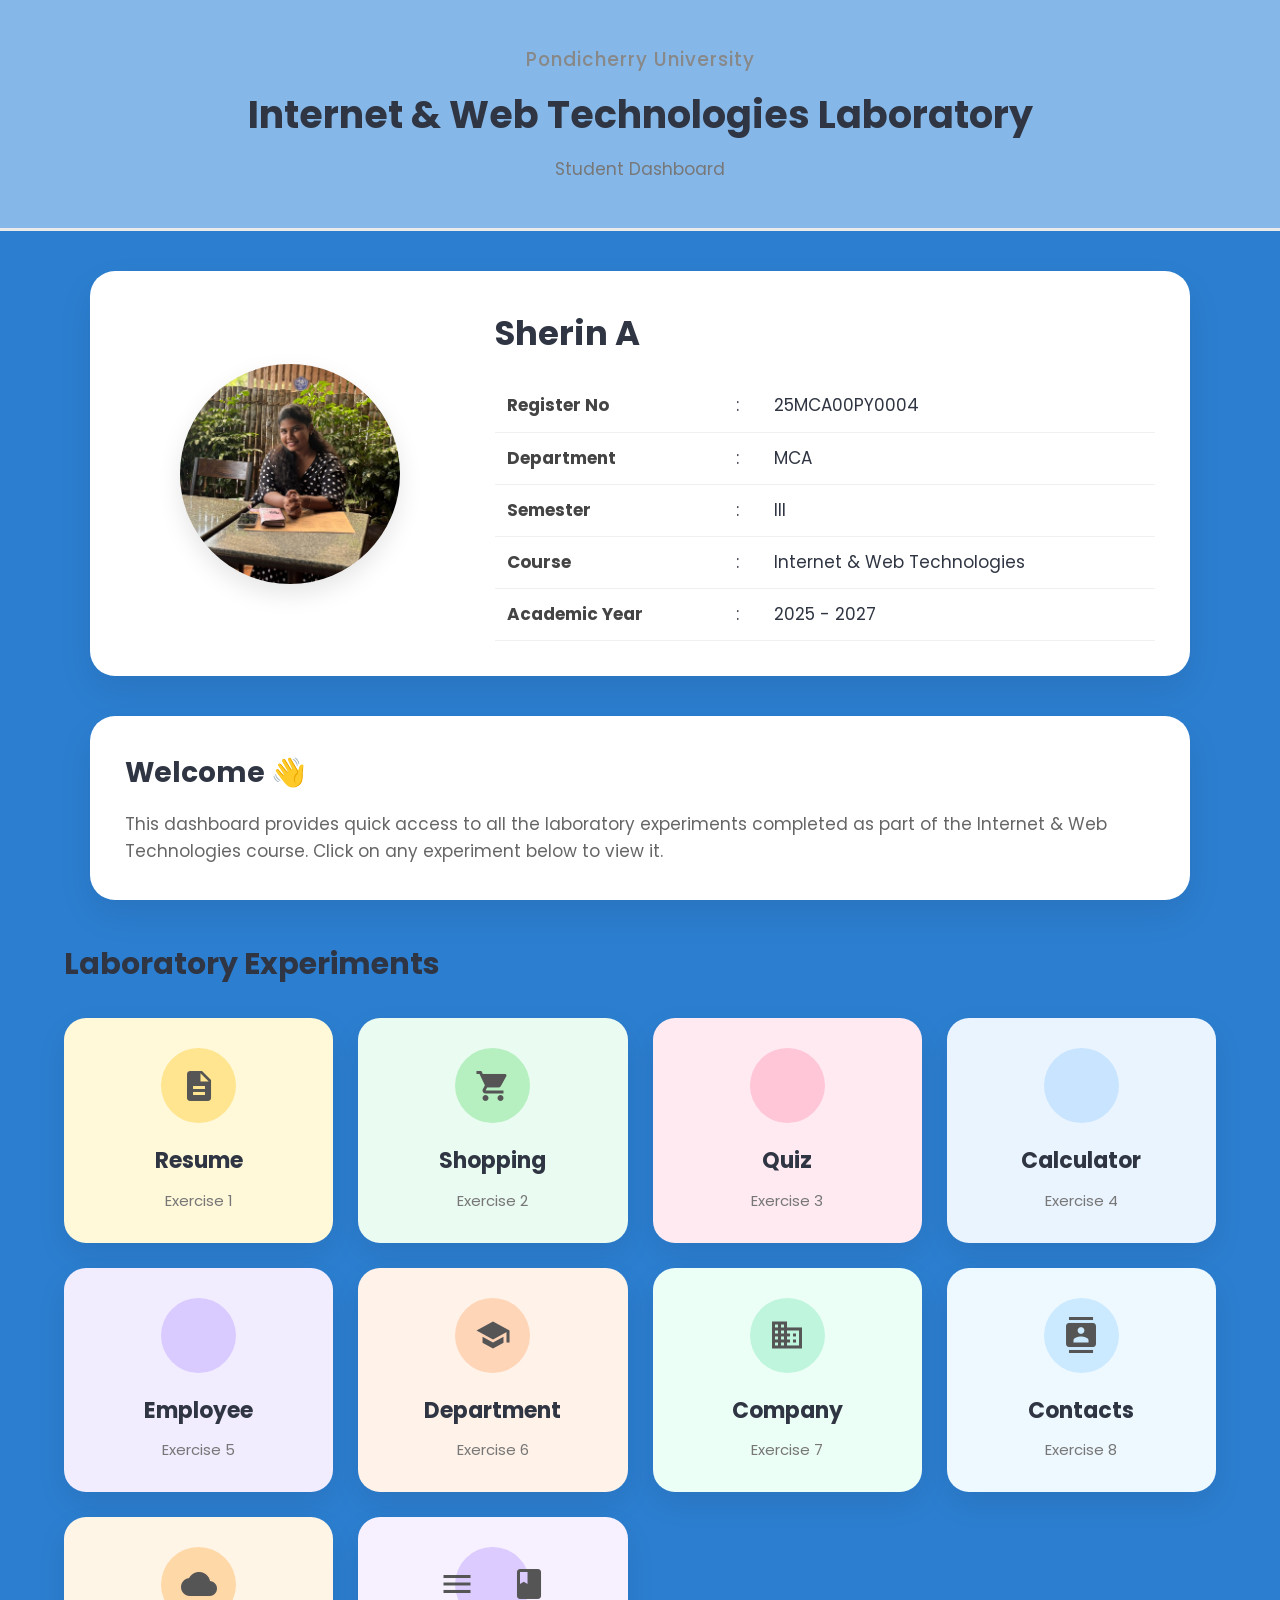
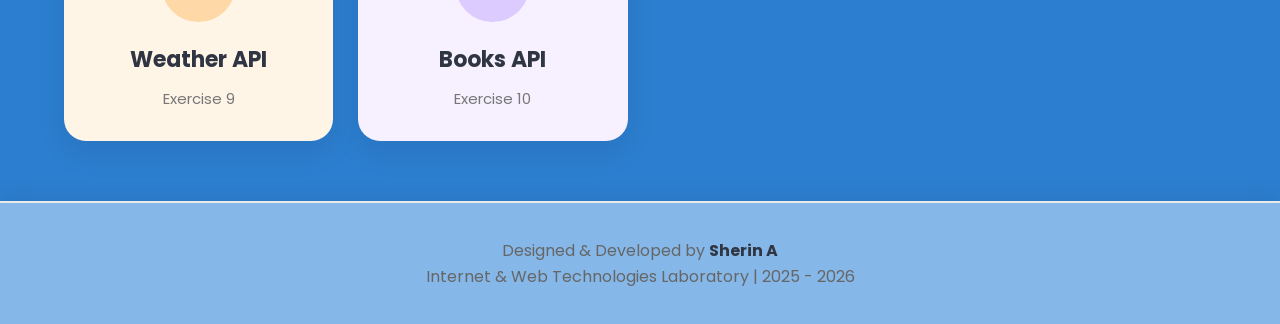
<file: index.html>
<!DOCTYPE html>
<html lang="en">

<head>
    <meta charset="UTF-8">
    <meta name="viewport" content="width=device-width, initial-scale=1.0">
    <title>Internet & Web Technologies Lab Dashboard</title>

    <!-- Google Font -->
    <link href="https://fonts.googleapis.com/css2?family=Poppins:wght@300;400;500;600;700&display=swap" rel="stylesheet">

    <!-- Google Material Icons -->
    <link href="https://fonts.googleapis.com/icon?family=Material+Icons" rel="stylesheet">

    
    <style>
        /* =====================================
   GOOGLE FONT & RESET
===================================== */

*{
    margin:0;
    padding:0;
    box-sizing:border-box;
}

body{
    font-family:'Poppins',sans-serif;
    background:#2c7ed0;
    color:#2F3542;
    line-height:1.6;
}

/* =====================================
   HEADER
===================================== */

header{
    text-align:center;
    padding:45px 20px;
    background:#85b7e8;
    border-bottom:3px solid #EAEAEA;
}

header h3{
    color:#888;
    font-weight:500;
    letter-spacing:1px;
}

header h1{
    margin-top:10px;
    font-size:38px;
    color:#2F3542;
}

header p{
    margin-top:10px;
    color:#777;
    font-size:17px;
}

/* =====================================
   PROFILE CARD
===================================== */

.profile-card{

    width:90%;
    max-width:1100px;

    margin:40px auto;

    background:white;

    border-radius:25px;

    display:flex;

    align-items:center;

    justify-content:space-between;

    padding:35px;

    box-shadow:0 15px 35px rgba(0,0,0,.08);

    gap:40px;

}

/* Profile Image */

.profile-image{

    flex:1;

    display:flex;

    justify-content:center;

}

.profile-image img{

    width:220px;

    height:220px;

    border-radius:50%;

    object-fit:cover;

    border:8px #85b7e8;

    box-shadow:0 10px 25px rgba(0,0,0,.1);

}

/* Student Details */

.student-details{

    flex:2;

}

.student-details h2{

    font-size:34px;

    color:#2F3542;

    margin-bottom:20px;

}

.student-details table{

    width:100%;

    border-collapse:collapse;

}

.student-details td{

    padding:12px;

    font-size:17px;

}

.student-details tr{

    border-bottom:1px solid #F0F0F0;

}

.student-details strong{

    color:#444;

}

/* =====================================
   WELCOME CARD
===================================== */

.welcome{

    width:90%;

    max-width:1100px;

    margin:auto;

    background:#FFFFFF;

    border-radius:25px;

    padding:35px;

    margin-bottom:40px;

    box-shadow:0 15px 35px rgba(0,0,0,.08);

}

.welcome h2{

    color:#2F3542;

    margin-bottom:15px;

    font-size:28px;

}

.welcome p{

    color:#666;

    font-size:17px;

}

/* =====================================
   EXPERIMENT SECTION TITLE
===================================== */

.experiments{

    width:90%;

    max-width:1200px;

    margin:auto;

}

.experiments h2{

    margin-bottom:30px;

    font-size:30px;

    color:#2F3542;

}
/* =====================================
   EXPERIMENT CARDS
===================================== */

.card-container{

    display:grid;

    grid-template-columns:repeat(auto-fit,minmax(220px,1fr));

    gap:25px;

    margin-bottom:50px;

}

.card{

    background:white;

    border-radius:22px;

    padding:30px 20px;

    text-align:center;

    text-decoration:none;

    color:#2F3542;

    box-shadow:0 12px 30px rgba(0,0,0,.08);

    transition:.35s;

    position:relative;

    overflow:hidden;

}

.card:hover{

    transform:translateY(-10px);

    box-shadow:0 18px 40px rgba(0,0,0,.12);

}

.icon-circle{

    width:75px;

    height:75px;

    border-radius:50%;

    display:flex;

    justify-content:center;

    align-items:center;

    margin:auto;

    margin-bottom:20px;

    transition:.3s;

}

.card:hover .icon-circle{

    transform:scale(1.1);

}

.icon-circle .material-icons{

    font-size:36px;

    color:#555;

}

.card h3{

    margin-bottom:10px;

    font-size:22px;

}

.card p{

    color:#777;

    font-size:15px;

}

/* =====================================
   PASTEL CARD COLORS
===================================== */

.yellow{

    background:#FFF8D9;

}

.yellow .icon-circle{

    background:#FFE58F;

}

.green{

    background:#EAFBF1;

}

.green .icon-circle{

    background:#B7F0C0;

}

.pink{

    background:#FFEAF2;

}

.pink .icon-circle{

    background:#FFC6D7;

}

.blue{

    background:#EAF4FF;

}

.blue .icon-circle{

    background:#C8E4FF;

}

.purple{

    background:#F2ECFF;

}

.purple .icon-circle{

    background:#D9CBFF;

}

.peach{

    background:#FFF2E8;

}

.peach .icon-circle{

    background:#FFD5B8;

}

.mint{

    background:#ECFFF7;

}

.mint .icon-circle{

    background:#BFF5DD;

}

.sky{

    background:#EEF8FF;

}

.sky .icon-circle{

    background:#CBEAFF;

}

.orange{

    background:#FFF5E7;

}

.orange .icon-circle{

    background:#FFD8A8;

}

.lavender{

    background:#F7F1FF;

}

.lavender .icon-circle{

    background:#DCCBFF;

}

/* =====================================
   FOOTER
===================================== */

footer{

    margin-top:60px;

    background:#85b7e8;

    text-align:center;

    padding:35px;

    border-top:2px solid #EAEAEA;

    color:#666;

    box-shadow:0 -8px 20px rgba(0,0,0,.05);

}

footer strong{

    color:#2F3542;

}

/* =====================================
   SCROLLBAR
===================================== */

::-webkit-scrollbar{

    width:10px;

}

::-webkit-scrollbar-track{

    background:#79afca;

}

::-webkit-scrollbar-thumb{

    background:#C9D6F0;

    border-radius:20px;

}

::-webkit-scrollbar-thumb:hover{

    background:#A9BFE8;

}

/* =====================================
   RESPONSIVE
===================================== */

@media(max-width:900px){

.profile-card{

    flex-direction:column;

    text-align:center;

}

.student-details table{

    margin:auto;

}

.student-details td{

    text-align:left;

}

}

@media(max-width:600px){

header h1{

    font-size:28px;

}

header h3{

    font-size:18px;

}

.profile-image img{

    width:170px;

    height:170px;

}

.student-details h2{

    font-size:28px;

}

.card-container{

    grid-template-columns:1fr;

}

.card{

    padding:25px;

}

}
    </style>
</head>

<body>

    <!-- ================= HEADER ================= -->

    <header>

        <h3>Pondicherry University</h3>

        <h1>Internet & Web Technologies Laboratory</h1>

        <p>Student Dashboard</p>

    </header>

    <!-- ================= PROFILE ================= -->

    <section class="profile-card">

        <div class="profile-image">

            <img src="sherin.jpg.jpeg" alt="Profile">

        </div>

        <div class="student-details">

            <h2>Sherin A</h2>

            <table>

                <tr>
                    <td><strong>Register No</strong></td>
                    <td>:</td>
                    <td>25MCA00PY0004</td>
                </tr>

                <tr>
                    <td><strong>Department</strong></td>
                    <td>:</td>
                    <td>MCA</td>
                </tr>

                <tr>
                    <td><strong>Semester</strong></td>
                    <td>:</td>
                    <td>III</td>
                </tr>

                <tr>
                    <td><strong>Course</strong></td>
                    <td>:</td>
                    <td>Internet & Web Technologies</td>
                </tr>

                <tr>
                    <td><strong>Academic Year</strong></td>
                    <td>:</td>
                    <td>2025 - 2027</td>
                </tr>

            </table>

        </div>

    </section>

    <!-- ================= WELCOME ================= -->

    <section class="welcome">

        <h2>Welcome 👋</h2>

        <p>

            This dashboard provides quick access to all the
            laboratory experiments completed as part of the
            Internet & Web Technologies course.

            Click on any experiment below to view it.

        </p>

    </section>

    <!-- ================= EXPERIMENTS ================= -->

    <section class="experiments">

        <h2>Laboratory Experiments</h2>

        <div class="card-container">

            <!-- Exercise 1 -->

            <a href="resume.html" class="card yellow">

                <div class="icon-circle">

                    <span class="material-icons">description</span>

                </div>

                <h3>Resume</h3>

                <p>Exercise 1</p>

            </a>

            <!-- Exercise 2 -->

            <a href="shopping.html" class="card green">

                <div class="icon-circle">

                    <span class="material-icons">shopping_cart</span>

                </div>

                <h3>Shopping</h3>

                <p>Exercise 2</p>

            </a>

            <!-- Exercise 3 -->

            <a href="quiz.html" class="card pink">

                <div class="icon-circle">

                    <span class="material-icons">quiz</span>

                </div>

                <h3>Quiz</h3>

                <p>Exercise 3</p>

            </a>

            <!-- Exercise 4 -->

            <a href="calculator.html" class="card blue">

                <div class="icon-circle">

                    <span class="material-icons">calculate</span>

                </div>

                <h3>Calculator</h3>

                <p>Exercise 4</p>

            </a>

            <!-- Exercise 5 -->

            <a href="employee.html" class="card purple">

                <div class="icon-circle">

                    <span class="material-icons">badge</span>

                </div>

                <h3>Employee</h3>

                <p>Exercise 5</p>

            </a>

            <!-- Exercise 6 -->

            <a href="department.html" class="card peach">

                <div class="icon-circle">

                    <span class="material-icons">school</span>

                </div>

                <h3>Department</h3>

                <p>Exercise 6</p>

            </a>

            <!-- Exercise 7 -->

            <a href="company.html" class="card mint">

                <div class="icon-circle">

                    <span class="material-icons">business</span>

                </div>

                <h3>Company</h3>

                <p>Exercise 7</p>

            </a>

            <!-- Exercise 8 -->

            <a href="contact.html" class="card sky">

                <div class="icon-circle">

                    <span class="material-icons">contacts</span>

                </div>

                <h3>Contacts</h3>

                <p>Exercise 8</p>

            </a>

            <!-- Exercise 9 -->

            <a href="weather.html" class="card orange">

                <div class="icon-circle">

                    <span class="material-icons">cloud</span>

                </div>

                <h3>Weather API</h3>

                <p>Exercise 9</p>

            </a>

            <!-- Exercise 10 -->

            <a href="books.html" class="card lavender">

                <div class="icon-circle">

                    <span class="material-icons">menu_book</span>

                </div>

                <h3>Books API</h3>

                <p>Exercise 10</p>

            </a>

        </div>

    </section>

    <!-- ================= FOOTER ================= -->

    <footer>

        <p>

            Designed & Developed by <strong>Sherin A</strong>

        </p>

        <p>

            Internet & Web Technologies Laboratory | 2025 - 2026

        </p>

    </footer>

</body>

</html>
</file>
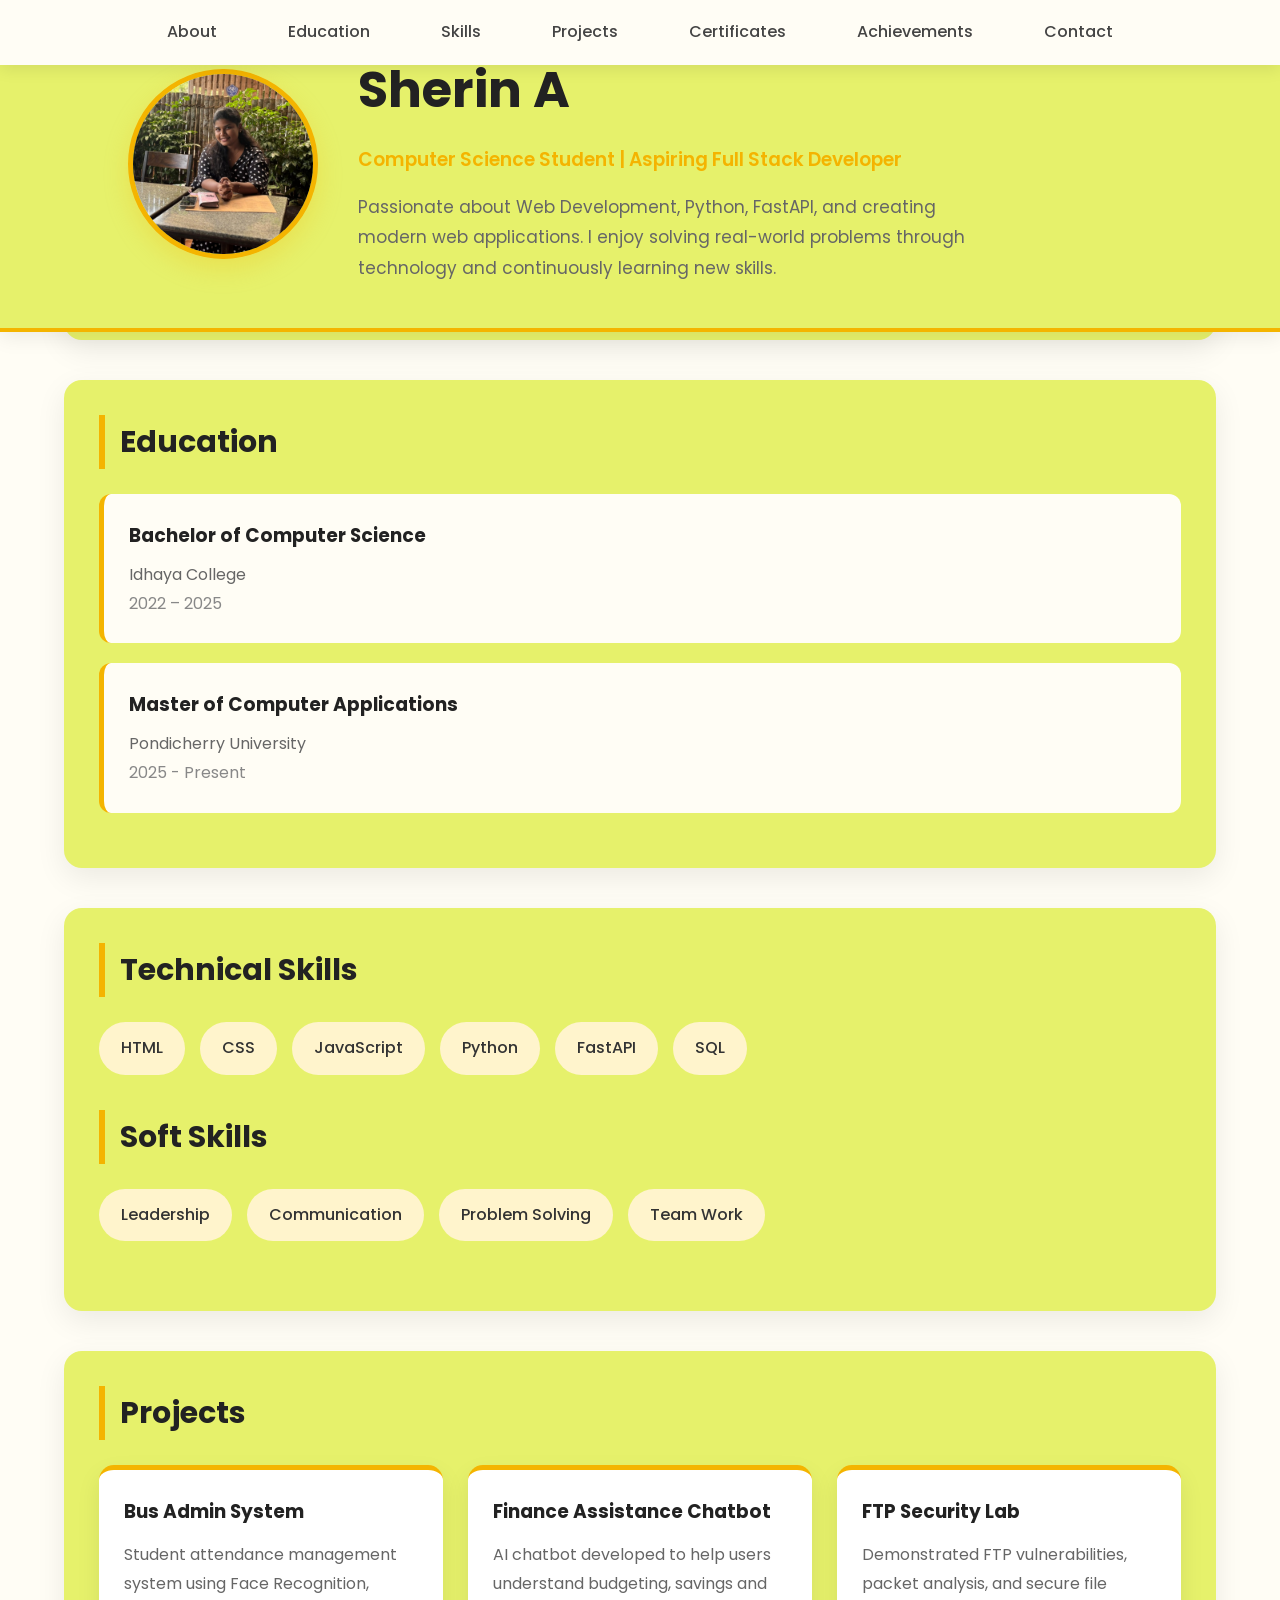
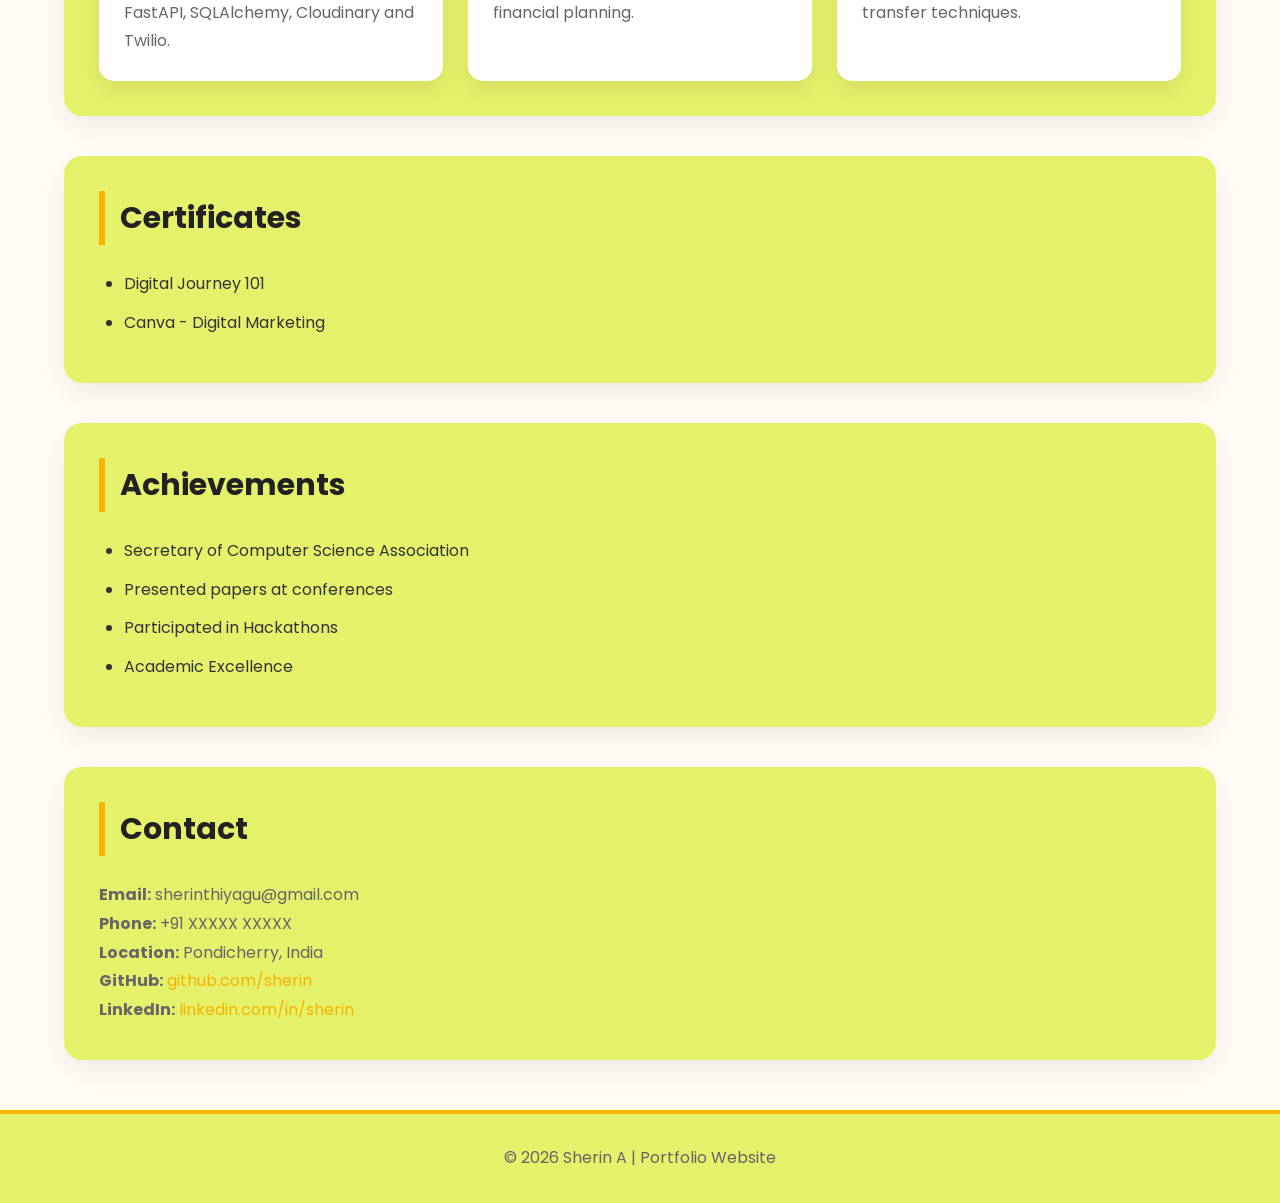
<file: resume.html>
<!DOCTYPE html>
<html lang="en">

<head>
    <meta charset="UTF-8">
    <meta name="viewport" content="width=device-width, initial-scale=1.0">
    <title>Sherin A | Portfolio</title>

    <link rel="stylesheet" href="style.css">
    <style>

/* ===============================
   GOOGLE FONT
=============================== */
@import url('https://fonts.googleapis.com/css2?family=Poppins:wght@300;400;500;600;700&display=swap');

/* ===============================
   RESET
=============================== */
*{
    margin:0;
    padding:0;
    box-sizing:border-box;
}

html{
    scroll-behavior:smooth;
}

body{
    font-family:'Poppins',sans-serif;
    background:#fffdf5;
    color:#333;
    line-height:1.8;
}

/* ===============================
   HEADER
=============================== */

header{
    background:#e6f16b;
    padding:45px 10%;
    border-bottom:4px solid #f4b400;
}

.profile{
    display:flex;
    align-items:center;
    gap:40px;
    flex-wrap:wrap;
}

.profile img{
    width:190px;
    height:190px;
    object-fit:cover;
    border-radius:50%;
    border:5px solid #f4b400;
    box-shadow:0 10px 25px rgba(244,180,0,.25);
    transition:.3s;
}

.profile img:hover{
    transform:scale(1.05);
}

.profile-text{
    flex:1;
}

.profile-text h1{
    font-size:50px;
    color:#222;
    margin-bottom:8px;
}

.profile-text h3{
    color:#f4b400;
    font-weight:600;
    margin-bottom:15px;
}

.profile-text p{
    max-width:650px;
    color:#666;
    font-size:17px;
}

/* ===============================
   NAVIGATION
=============================== */

nav{
    background:#fffdf5;
    display:flex;
    justify-content:center;
    position:sticky;
    top:0;
    padding:18px;
    box-shadow:0 5px 15px rgba(0,0,0,.08);
    z-index:1000;
}

nav a{
    text-decoration:none;
    color:#444;
    margin:0 18px;
    font-weight:500;
    transition:.3s;
    position:relative;
}

nav a::after{
    content:'';
    width:0;
    height:3px;
    background:#f4b400;
    position:absolute;
    left:0;
    bottom:-6px;
    transition:.3s;
}

nav a:hover::after{
    width:100%;
}

nav a:hover{
    color:#f4b400;
}

/* ===============================
   SECTION
=============================== */

section{
    width:90%;
    max-width:1200px;
    margin:40px auto;
    background:#e6f16b;
    padding:35px;
    border-radius:18px;
    box-shadow:0 10px 30px rgba(0,0,0,.08);
    transition:.3s;
}

section:hover{
    transform:translateY(-5px);
}

h2{
    font-size:30px;
    color:#222;
    border-left:6px solid #f4b400;
    padding-left:15px;
    margin-bottom:25px;
}

p{
    color:#666;
}

/* ===============================
   EDUCATION
=============================== */

.card{
    background:#fffdf5;
    border-left:5px solid #f4b400;
    padding:25px;
    margin-bottom:20px;
    border-radius:12px;
    transition:.3s;
}

.card:hover{
    transform:translateX(8px);
}

.card h3{
    margin-bottom:8px;
    color:#222;
}

.card span{
    color:#888;
}

/* ===============================
   SKILLS
=============================== */

.skills{
    display:flex;
    flex-wrap:wrap;
    gap:15px;
    margin-bottom:35px;
}

.skill{
    background:#fff4cc;
    color:#333;
    padding:12px 22px;
    border-radius:30px;
    font-weight:500;
    transition:.3s;
}

.skill:hover{
    background:#f4b400;
    color:white;
    transform:translateY(-4px);
}

/* ===============================
   PROJECTS
=============================== */

.project-container{
    display:grid;
    grid-template-columns:repeat(auto-fit,minmax(280px,1fr));
    gap:25px;
}

.project{
    background:white;
    padding:25px;
    border-radius:15px;
    border-top:5px solid #f4b400;
    box-shadow:0 10px 25px rgba(0,0,0,.08);
    transition:.3s;
}

.project:hover{
    transform:translateY(-8px);
    box-shadow:0 18px 35px rgba(0,0,0,.12);
}

.project h3{
    color:#222;
    margin-bottom:12px;
}

/* ===============================
   LISTS
=============================== */

ul{
    margin-left:25px;
}

li{
    margin-bottom:10px;
}

/* ===============================
   LINKS
=============================== */

a{
    color:#f4b400;
}

a:hover{
    color:#d89f00;
}

/* ===============================
   FOOTER
=============================== */

footer{
    background:#e6f16b;
    text-align:center;
    padding:30px;
    margin-top:50px;
    border-top:4px solid #f4b400;
    color:#666;
}

/* ===============================
   SCROLLBAR
=============================== */

::-webkit-scrollbar{
    width:10px;
}

::-webkit-scrollbar-track{
    background:#eee;
}

::-webkit-scrollbar-thumb{
    background:#f4b400;
    border-radius:10px;
}

/* ===============================
   RESPONSIVE
=============================== */

@media(max-width:768px){

header{
    padding:35px 8%;
}

.profile{
    flex-direction:column;
    text-align:center;
}

.profile img{
    width:160px;
    height:160px;
}

.profile-text h1{
    font-size:38px;
}

nav{
    flex-wrap:wrap;
}

nav a{
    margin:8px 12px;
}

section{
    width:95%;
    padding:25px;
}

.project-container{
    grid-template-columns:1fr;
}

}

</style>
</head>

<body>

    <!-- ================= HEADER ================= -->

    <header>

        <div class="profile">

            <img src="sherin.jpg.jpeg" alt="Profile Picture">

            <div class="profile-text">

                <h1>Sherin A</h1>

                <h3>Computer Science Student | Aspiring Full Stack Developer</h3>

                <p>
                    Passionate about Web Development, Python,
                    FastAPI, and creating modern web applications.
                    I enjoy solving real-world problems through
                    technology and continuously learning new skills.
                </p>

            </div>

        </div>

    </header>

    <!-- ================= NAVIGATION ================= -->

    <nav>

        <a href="#about">About</a>

        <a href="#education">Education</a>

        <a href="#skills">Skills</a>

        <a href="#projects">Projects</a>

        <a href="#certificates">Certificates</a>

        <a href="#achievements">Achievements</a>

        <a href="#contact">Contact</a>

    </nav>

    <!-- ================= ABOUT ================= -->

    <section id="about">

        <h2>About Me</h2>

        <p>

            Hello! I'm Sherin A, a Computer Science student
            passionate about Full Stack Development.

            I enjoy building modern websites,
            learning new technologies,
            and creating user-friendly applications.

            My interests include Python, FastAPI,
            Web Development,
            Database Management Systems,
            and Cloud Computing.

        </p>

    </section>

    <!-- ================= EDUCATION ================= -->

    <section id="education">

        <h2>Education</h2>

        <div class="card">

            <h3>Bachelor of Computer Science</h3>

            <p>Idhaya College</p>

            <span>2022 – 2025</span>

        </div>

        <div class="card">

            <h3>Master of Computer Applications</h3>

            <p>Pondicherry University</p>

            <span>2025 - Present</span>

        </div>

    </section>

    <!-- ================= SKILLS ================= -->

    <section id="skills">

        <h2>Technical Skills</h2>

        <div class="skills">

            <div class="skill">HTML</div>

            <div class="skill">CSS</div>

            <div class="skill">JavaScript</div>

            <div class="skill">Python</div>

            <div class="skill">FastAPI</div>

            <div class="skill">SQL</div>

         </div>

        <h2>Soft Skills</h2>

        <div class="skills">

            <div class="skill">Leadership</div>

            <div class="skill">Communication</div>

            <div class="skill">Problem Solving</div>

            <div class="skill">Team Work</div>

        </div>

    </section>

    <!-- ================= PROJECTS ================= -->

    <section id="projects">

        <h2>Projects</h2>

        <div class="project-container">

            <article class="project">

                <h3>Bus Admin System</h3>

                <p>

                    Student attendance management system using
                    Face Recognition, FastAPI, SQLAlchemy,
                    Cloudinary and Twilio.

                </p>

            </article>

            <article class="project">

                <h3>Finance Assistance Chatbot</h3>

                <p>

                    AI chatbot developed to help users
                    understand budgeting,
                    savings and financial planning.

                </p>

            </article>

            <article class="project">

                <h3>FTP Security Lab</h3>

                <p>

                    Demonstrated FTP vulnerabilities,
                    packet analysis,
                    and secure file transfer techniques.

                </p>

            </article>

        </div>

    </section>

    <!-- ================= CERTIFICATES ================= -->

    <section id="certificates">

        <h2>Certificates</h2>

        <ul>

            <li>Digital Journey 101</li>

            <li>Canva - Digital Marketing</li>

        </ul>

    </section>

    <!-- ================= ACHIEVEMENTS ================= -->

    <section id="achievements">

        <h2>Achievements</h2>

        <ul>

            <li>Secretary of Computer Science Association</li>

            <li>Presented papers at conferences</li>

            <li>Participated in Hackathons</li>

            <li>Academic Excellence</li>

        </ul>

    </section>

    <!-- ================= CONTACT ================= -->

    <section id="contact">

        <h2>Contact</h2>

        <p><strong>Email:</strong> sherinthiyagu@gmail.com</p>

        <p><strong>Phone:</strong> +91 XXXXX XXXXX</p>

        <p><strong>Location:</strong> Pondicherry, India</p>

        <p>

            <strong>GitHub:</strong>

            <a href="#">github.com/sherin</a>

        </p>

        <p>

            <strong>LinkedIn:</strong>

            <a href="#">linkedin.com/in/sherin</a>

        </p>

    </section>

    <!-- ================= FOOTER ================= -->

    <footer>

        <p>

            © 2026 Sherin A | Portfolio Website

        </p>

    </footer>

</body>

</html>
</file>
<file: style.css>
/* ==========================================
            GOOGLE FONT & RESET
========================================== */

*{
    margin:0;
    padding:0;
    box-sizing:border-box;
    font-family:'Poppins',sans-serif;
    scroll-behavior:smooth;
}

body{
    background:#FAF7F2;
    color:#4E342E;
    overflow-x:hidden;
}

a{
    text-decoration:none;
    color:inherit;
}

button{
    cursor:pointer;
    border:none;
    transition:.3s;
}

img{
    width:100%;
    display:block;
}

/* ==========================================
                ROOT COLORS
========================================== */

:root{

    --dark:#4E342E;
    --coffee:#6D4C41;
    --light:#A1887F;
    --cream:#FAF7F2;
    --white:#ffffff;
    --gold:#C89B6D;
    --shadow:0 10px 30px rgba(0,0,0,.12);

}

/* ==========================================
                NAVBAR
========================================== */

header{

    position:fixed;

    top:0;

    left:0;

    width:100%;

    background:rgba(255,255,255,.95);

    backdrop-filter:blur(12px);

    display:flex;

    justify-content:space-between;

    align-items:center;

    padding:18px 7%;

    z-index:1000;

    box-shadow:0 5px 20px rgba(0,0,0,.08);

}

.logo{

    display:flex;

    align-items:center;

    gap:12px;

}

.logo i{

    font-size:32px;

    color:var(--coffee);

}

.logo h2{

    color:var(--dark);

    font-size:28px;

    font-weight:700;

}

nav{

    display:flex;

    gap:35px;

}

nav a{

    color:var(--dark);

    font-weight:500;

    position:relative;

}

nav a::after{

    content:"";

    position:absolute;

    left:0;

    bottom:-6px;

    width:0;

    height:3px;

    background:var(--gold);

    transition:.4s;

}

nav a:hover::after{

    width:100%;

}

.header-right{

    display:flex;

    align-items:center;

    gap:18px;

}

.search-box{

    background:#fff;

    border-radius:40px;

    display:flex;

    align-items:center;

    padding:10px 18px;

    box-shadow:var(--shadow);

}

.search-box i{

    color:gray;

}

.search-box input{

    border:none;

    outline:none;

    background:none;

    padding-left:10px;

    width:180px;

}

.wishlist-btn,
.cart-btn{

    width:48px;

    height:48px;

    border-radius:50%;

    background:white;

    box-shadow:var(--shadow);

    position:relative;

    font-size:18px;

    color:var(--coffee);

}

.wishlist-btn:hover,
.cart-btn:hover{

    background:var(--coffee);

    color:white;

}

#wishlistCount,
#cartCount{

    position:absolute;

    top:-6px;

    right:-6px;

    background:#d32f2f;

    color:white;

    width:22px;

    height:22px;

    border-radius:50%;

    display:flex;

    justify-content:center;

    align-items:center;

    font-size:12px;

}

/* ==========================================
                HERO
========================================== */

.hero{

    min-height:100vh;

    display:flex;

    justify-content:space-between;

    align-items:center;

    padding:120px 8% 80px;

    gap:60px;

}

.hero-content{

    flex:1;

}

.hero-content h4{

    color:var(--gold);

    margin-bottom:20px;

    font-size:20px;

}

.hero-content h1{

    font-size:64px;

    color:var(--dark);

    line-height:1.2;

}

.hero-content span{

    color:var(--coffee);

}

.hero-content p{

    margin:30px 0;

    color:#666;

    line-height:1.8;

    font-size:18px;

}

.hero-buttons{

    display:flex;

    gap:20px;

}

.order-btn,
.menu-btn{

    padding:15px 35px;

    border-radius:40px;

    font-size:17px;

    font-weight:600;

}

.order-btn{

    background:var(--coffee);

    color:white;

}

.order-btn:hover{

    transform:translateY(-5px);

    background:var(--dark);

}

.menu-btn{

    background:white;

    color:var(--coffee);

    box-shadow:var(--shadow);

}

.menu-btn:hover{

    transform:translateY(-5px);

}

.hero-image{

    flex:1;

}

.hero-image img{

    width:100%;

    animation:float 4s ease-in-out infinite;

}

/* ==========================================
            WEDNESDAY OFFER
========================================== */

.wednesday-offer{

    padding:70px 8%;

}

.offer-content{

    background:linear-gradient(135deg,#5D4037,#8D6E63);

    color:white;

    border-radius:30px;

    padding:50px;

    display:flex;

    justify-content:space-between;

    align-items:center;

    gap:40px;

    box-shadow:var(--shadow);

}

.offer-tag{

    background:#C89B6D;

    padding:8px 20px;

    border-radius:30px;

    display:inline-block;

    margin-bottom:20px;

    font-weight:600;

}

.offer-left h2{

    font-size:42px;

    margin-bottom:20px;

}

.offer-left p{

    line-height:1.8;

    margin-bottom:25px;

}

.offer-btn{

    background:white;

    color:var(--coffee);

    padding:14px 35px;

    border-radius:40px;

    font-weight:600;

}

.offer-btn:hover{

    transform:scale(1.05);

}

.offer-card{

    width:260px;

    height:260px;

    background:white;

    color:var(--coffee);

    border-radius:50%;

    display:flex;

    flex-direction:column;

    justify-content:center;

    align-items:center;

    text-align:center;

    box-shadow:0 15px 40px rgba(0,0,0,.2);

}

.offer-card h1{

    font-size:48px;

}

.offer-card h3{

    margin:10px 0;

}

/* ==========================================
            TODAY SPECIAL
========================================== */

.special{

    padding:80px 8%;

}

.special h2{

    text-align:center;

    font-size:38px;

    margin-bottom:50px;

}

.special-grid{

    display:grid;

    grid-template-columns:repeat(3,1fr);

    gap:30px;

}

.special-card{

    background:white;

    padding:35px;

    border-radius:25px;

    text-align:center;

    box-shadow:var(--shadow);

    transition:.4s;

}

.special-card:hover{

    transform:translateY(-10px);

}

.special-card i{

    font-size:45px;

    color:var(--gold);

    margin-bottom:20px;

}

.special-card h3{

    margin-bottom:15px;

}

/* ==========================================
            FLOAT ANIMATION
========================================== */

@keyframes float{

0%{

transform:translateY(0px);

}

50%{

transform:translateY(-18px);

}

100%{

transform:translateY(0px);

}

}
/* ==========================================
            MENU CATEGORIES
========================================== */

.categories{

    padding:90px 8%;

}

.categories h2{

    text-align:center;

    font-size:40px;

    color:var(--dark);

    margin-bottom:50px;

}

.category-grid{

    display:grid;

    grid-template-columns:repeat(6,1fr);

    gap:25px;

}

.category{

    background:white;

    border-radius:20px;

    padding:30px 20px;

    text-align:center;

    box-shadow:var(--shadow);

    transition:.35s;

    cursor:pointer;

}

.category:hover{

    background:var(--coffee);

    color:white;

    transform:translateY(-10px);

}

.category i{

    font-size:38px;

    margin-bottom:15px;

    color:var(--gold);

}

.category:hover i{

    color:white;

}

.category p{

    font-size:16px;

    font-weight:600;

}

/* ==========================================
                MENU SECTION
========================================== */

.products{

    padding:90px 8%;

}

.products h2{

    text-align:center;

    font-size:40px;

    margin-bottom:50px;

    color:var(--dark);

}

.product-grid{

    display:grid;

    grid-template-columns:repeat(auto-fit,minmax(300px,1fr));

    gap:35px;

}

/* ==========================================
            PRODUCT CARD
========================================== */

.product-card{

    background:white;

    border-radius:25px;

    overflow:hidden;

    position:relative;

    box-shadow:var(--shadow);

    transition:.35s;

}

.product-card:hover{

    transform:translateY(-10px);

}

.product-card img{

    height:240px;

    object-fit:cover;

    transition:.4s;

}

.product-card:hover img{

    transform:scale(1.08);

}

.product-card h3{

    margin:20px 20px 10px;

    font-size:24px;

    color:var(--dark);

}

.product-card p{

    margin:0 20px 12px;

    color:#666;

    line-height:1.6;

}

/* ==========================================
            WISHLIST ICON
========================================== */

.wishlist-icon{

    position:absolute;

    top:18px;

    right:18px;

    width:45px;

    height:45px;

    background:white;

    border-radius:50%;

    display:flex;

    justify-content:center;

    align-items:center;

    box-shadow:var(--shadow);

    cursor:pointer;

    z-index:10;

    transition:.3s;

}

.wishlist-icon:hover{

    background:#d32f2f;

    color:white;

    transform:scale(1.1);

}

/* ==========================================
                BADGES
========================================== */

.badge{

    position:absolute;

    top:18px;

    left:18px;

    background:var(--gold);

    color:white;

    padding:8px 16px;

    border-radius:30px;

    font-size:13px;

    font-weight:600;

    z-index:10;

}

.badge.new{

    background:#2e7d32;

}

/* ==========================================
                RATING
========================================== */

.rating{

    margin:0 20px 10px;

    color:#FFC107;

    font-size:18px;

}

/* ==========================================
            STOCK STATUS
========================================== */

.stock{

    margin:0 20px 18px;

    color:#2E7D32;

    font-weight:600;

}

/* ==========================================
                PRICE
========================================== */

.price{

    display:flex;

    align-items:center;

    gap:15px;

    margin:0 20px 20px;

}

.price h2{

    margin:0;

    font-size:30px;

    color:var(--coffee);

}

.price del{

    color:#999;

    font-size:18px;

}

/* ==========================================
                BUTTONS
========================================== */

.card-buttons{

    display:flex;

    flex-wrap:wrap;

    gap:10px;

    padding:0 20px 25px;

}

.buy-btn{

    flex:1;

    background:var(--coffee);

    color:white;

    padding:14px;

    border-radius:12px;

    font-size:15px;

    font-weight:600;

}

.buy-btn:hover{

    background:var(--dark);

}

.add-cart{

    flex:1;

    background:var(--gold);

    color:white;

    padding:14px;

    border-radius:12px;

    font-size:15px;

    font-weight:600;

}

.add-cart:hover{

    background:#B8864B;

}

.view-btn{

    width:100%;

    background:#F4ECE3;

    color:var(--coffee);

    padding:13px;

    border-radius:12px;

    font-weight:600;

}

.view-btn:hover{

    background:var(--coffee);

    color:white;

}

/* ==========================================
            HOVER EFFECT
========================================== */

.product-card::after{

    content:"";

    position:absolute;

    left:0;

    bottom:0;

    width:100%;

    height:5px;

    background:linear-gradient(to right,var(--gold),var(--coffee));

    transform:scaleX(0);

    transition:.4s;

}

.product-card:hover::after{

    transform:scaleX(1);

}
/* ==========================================
        WISHLIST & CART SIDEBAR
========================================== */

.wishlist-sidebar,
.cart-sidebar{

    position:fixed;

    top:0;

    right:-420px;

    width:420px;

    height:100%;

    background:var(--cream);

    box-shadow:-10px 0 30px rgba(0,0,0,.15);

    z-index:1200;

    transition:.4s;

    display:flex;

    flex-direction:column;

}

.wishlist-sidebar.active,
.cart-sidebar.active{

    right:0;

}

.wishlist-header,
.cart-header{

    background:var(--coffee);

    color:white;

    padding:22px;

    display:flex;

    justify-content:space-between;

    align-items:center;

}

.wishlist-header h2,
.cart-header h2{

    font-size:24px;

}

#closeWishlist,
#closeCart{

    background:none;

    color:white;

    font-size:30px;

    cursor:pointer;

}

#wishlistItems,
#cartItems{

    flex:1;

    overflow-y:auto;

    padding:20px;

}

.empty{

    text-align:center;

    margin-top:80px;

    color:#888;

    font-size:18px;

}

/* ==========================================
            CART ITEM
========================================== */

.cart-item{

    display:flex;

    gap:15px;

    background:white;

    border-radius:18px;

    padding:15px;

    margin-bottom:18px;

    box-shadow:0 8px 18px rgba(0,0,0,.08);

}

.cart-item img{

    width:90px;

    height:90px;

    border-radius:15px;

    object-fit:cover;

}

.cart-details{

    flex:1;

}

.cart-details h3{

    font-size:18px;

    color:var(--dark);

    margin-bottom:8px;

}

.cart-details p{

    color:#666;

    margin-bottom:10px;

}

/* ==========================================
            QUANTITY BUTTONS
========================================== */

.quantity{

    display:flex;

    align-items:center;

    gap:10px;

    margin-top:10px;

}

.quantity button{

    width:34px;

    height:34px;

    border-radius:50%;

    background:var(--coffee);

    color:white;

    font-size:18px;

}

.quantity button:hover{

    background:var(--dark);

}

.remove-item{

    margin-top:12px;

    background:#c62828;

    color:white;

    padding:8px 14px;

    border-radius:8px;

    font-size:14px;

}

.remove-item:hover{

    background:#8e0000;

}

/* ==========================================
            CART FOOTER
========================================== */

.cart-footer{

    background:white;

    padding:22px;

    border-top:1px solid #ddd;

}

.cart-footer p{

    display:flex;

    justify-content:space-between;

    margin-bottom:12px;

    color:#555;

}

.cart-footer input{

    width:100%;

    padding:12px;

    border:2px solid #ddd;

    border-radius:10px;

    margin:15px 0;

    outline:none;

}

.cart-footer input:focus{

    border-color:var(--gold);

}

#applyCoupon{

    width:100%;

    padding:13px;

    background:var(--gold);

    color:white;

    border-radius:10px;

    margin-bottom:18px;

}

#applyCoupon:hover{

    background:#B8864B;

}

.cart-footer h2{

    display:flex;

    justify-content:space-between;

    margin:20px 0;

    color:var(--coffee);

}

#checkoutBtn{

    width:100%;

    padding:16px;

    background:var(--coffee);

    color:white;

    border-radius:12px;

    font-size:16px;

    font-weight:600;

}

#checkoutBtn:hover{

    background:var(--dark);

}

/* ==========================================
                OVERLAY
========================================== */

#overlay{

    position:fixed;

    inset:0;

    background:rgba(0,0,0,.45);

    opacity:0;

    visibility:hidden;

    transition:.3s;

    z-index:1100;

}

#overlay.active{

    opacity:1;

    visibility:visible;

}

/* ==========================================
            QUICK VIEW MODAL
========================================== */

.product-modal{

    position:fixed;

    inset:0;

    display:flex;

    justify-content:center;

    align-items:center;

    background:rgba(0,0,0,.55);

    visibility:hidden;

    opacity:0;

    transition:.35s;

    z-index:1300;

}

.product-modal.active{

    visibility:visible;

    opacity:1;

}

.product-modal-content{

    width:900px;

    max-width:95%;

    background:white;

    border-radius:25px;

    display:flex;

    gap:30px;

    padding:30px;

    position:relative;

}

.product-modal-content img{

    width:350px;

    border-radius:20px;

    object-fit:cover;

}

#closeProductModal{

    position:absolute;

    top:15px;

    right:20px;

    font-size:32px;

    background:none;

    color:var(--coffee);

}

.modal-details{

    flex:1;

}

.modal-details h2{

    font-size:36px;

    margin:15px 0;

    color:var(--dark);

}

.modal-rating{

    color:#FFC107;

    font-size:20px;

    margin-bottom:20px;

}

.modal-details p{

    color:#666;

    line-height:1.8;

}

.modal-details h3{

    font-size:34px;

    margin:25px 0;

    color:var(--coffee);

}

.delivery{

    color:#2E7D32 !important;

    font-weight:600;

    margin-bottom:25px;

}

.modal-buttons{

    display:flex;

    gap:20px;

}

.modal-buttons button{

    flex:1;

    padding:15px;

    border-radius:12px;

    font-weight:600;

}

#modalWishlist{

    background:#F4ECE3;

    color:var(--coffee);

}

#modalCart{

    background:var(--coffee);

    color:white;

}

/* ==========================================
            INVOICE MODAL
========================================== */

.invoice-modal{

    position:fixed;

    inset:0;

    display:flex;

    justify-content:center;

    align-items:center;

    background:rgba(0,0,0,.6);

    visibility:hidden;

    opacity:0;

    transition:.35s;

    z-index:1400;

}

.invoice-modal.active{

    visibility:visible;

    opacity:1;

}

.invoice-box{

    width:550px;

    max-width:95%;

    background:white;

    border-radius:20px;

    padding:30px;

}

.invoice-box h2{

    text-align:center;

    color:var(--coffee);

    margin-bottom:15px;

}

.invoice-summary p{

    display:flex;

    justify-content:space-between;

    margin:12px 0;

}

.invoice-summary h3{

    display:flex;

    justify-content:space-between;

    margin-top:20px;

    color:var(--coffee);

}

.invoice-buttons{

    display:flex;

    gap:12px;

    margin-top:25px;

}

.invoice-buttons button{

    flex:1;

    padding:14px;

    border-radius:10px;

    font-weight:600;

}

#printInvoice{

    background:var(--gold);

    color:white;

}

#confirmOrder{

    background:var(--coffee);

    color:white;

}

#closeInvoice{

    background:#ddd;

}

/* ==========================================
            SUCCESS POPUP
========================================== */

.success-popup{

    position:fixed;

    inset:0;

    display:flex;

    justify-content:center;

    align-items:center;

    background:rgba(0,0,0,.55);

    visibility:hidden;

    opacity:0;

    transition:.35s;

    z-index:1500;

}

.success-popup.active{

    visibility:visible;

    opacity:1;

}

.success-content{

    width:420px;

    background:white;

    padding:40px;

    border-radius:25px;

    text-align:center;

}

.success-content i{

    font-size:70px;

    color:#43A047;

    margin-bottom:20px;

}

.success-content h2{

    color:var(--coffee);

    margin-bottom:15px;

}

.success-content p{

    color:#666;

    line-height:1.8;

    margin-bottom:25px;

}

#continueShopping{

    background:var(--coffee);

    color:white;

    padding:15px 30px;

    border-radius:12px;

}

#continueShopping:hover{

    background:var(--dark);

}
/* ==========================================
                GALLERY
========================================== */

.gallery{

    padding:90px 8%;

    background:#F8F3EE;

}

.gallery h2{

    text-align:center;

    font-size:40px;

    color:var(--dark);

    margin-bottom:50px;

}

.gallery-grid{

    display:grid;

    grid-template-columns:repeat(3,1fr);

    gap:25px;

}

.gallery-grid img{

    width:100%;

    height:280px;

    object-fit:cover;

    border-radius:20px;

    transition:.4s;

    box-shadow:var(--shadow);

}

.gallery-grid img:hover{

    transform:scale(1.05);

}

/* ==========================================
            CUSTOMER REVIEWS
========================================== */

.reviews{

    padding:90px 8%;

}

.reviews h2{

    text-align:center;

    font-size:40px;

    color:var(--dark);

    margin-bottom:50px;

}

.review-grid{

    display:grid;

    grid-template-columns:repeat(3,1fr);

    gap:30px;

}

.review-card{

    background:white;

    padding:35px;

    border-radius:25px;

    text-align:center;

    box-shadow:var(--shadow);

    transition:.35s;

}

.review-card:hover{

    transform:translateY(-10px);

}

.review-card img{

    width:90px;

    height:90px;

    border-radius:50%;

    object-fit:cover;

    margin:auto;

    margin-bottom:20px;

}

.review-card h3{

    color:var(--coffee);

    margin-bottom:10px;

}

.review-card p{

    color:#666;

    line-height:1.7;

}

/* ==========================================
                CONTACT
========================================== */

.contact{

    padding:90px 8%;

    background:#F8F3EE;

}

.contact h2{

    text-align:center;

    font-size:40px;

    color:var(--dark);

    margin-bottom:50px;

}

.contact-grid{

    display:grid;

    grid-template-columns:repeat(4,1fr);

    gap:30px;

}

.contact-grid div{

    background:white;

    padding:30px;

    border-radius:20px;

    text-align:center;

    box-shadow:var(--shadow);

    transition:.35s;

}

.contact-grid div:hover{

    transform:translateY(-8px);

}

.contact-grid h3{

    color:var(--coffee);

    margin-bottom:15px;

}

.contact-grid p{

    color:#666;

    line-height:1.7;

}

/* ==========================================
                FOOTER
========================================== */

footer{

    background:var(--dark);

    color:white;

    padding:60px 8% 25px;

}

.footer-container{

    display:grid;

    grid-template-columns:2fr 1fr 1fr;

    gap:50px;

}

.footer-container h2{

    margin-bottom:18px;

}

.footer-container h3{

    margin-bottom:18px;

}

.footer-container p{

    color:#ddd;

    line-height:2;

}

.footer-container a{

    display:block;

    color:#ddd;

    margin-bottom:12px;

    transition:.3s;

}

.footer-container a:hover{

    color:var(--gold);

    padding-left:8px;

}

footer hr{

    margin:40px 0 20px;

    border:none;

    height:1px;

    background:rgba(255,255,255,.2);

}

.copyright{

    text-align:center;

    color:#ccc;

}

/* ==========================================
            SCROLLBAR
========================================== */

::-webkit-scrollbar{

    width:10px;

}

::-webkit-scrollbar-track{

    background:#eee;

}

::-webkit-scrollbar-thumb{

    background:var(--coffee);

    border-radius:20px;

}

::-webkit-scrollbar-thumb:hover{

    background:var(--dark);

}

/* ==========================================
            RESPONSIVE
========================================== */

@media(max-width:1100px){

.hero{

    flex-direction:column;

    text-align:center;

}

.offer-content{

    flex-direction:column;

    text-align:center;

}

.category-grid{

    grid-template-columns:repeat(3,1fr);

}

.review-grid{

    grid-template-columns:repeat(2,1fr);

}

.contact-grid{

    grid-template-columns:repeat(2,1fr);

}

.footer-container{

    grid-template-columns:1fr;

}

}

@media(max-width:768px){

header{

    flex-direction:column;

    gap:20px;

    padding:20px;

}

nav{

    flex-wrap:wrap;

    justify-content:center;

}

.search-box input{

    width:120px;

}

.hero-content h1{

    font-size:45px;

}

.special-grid{

    grid-template-columns:1fr;

}

.category-grid{

    grid-template-columns:repeat(2,1fr);

}

.product-grid{

    grid-template-columns:1fr;

}

.gallery-grid{

    grid-template-columns:1fr;

}

.review-grid{

    grid-template-columns:1fr;

}

.contact-grid{

    grid-template-columns:1fr;

}

.product-modal-content{

    flex-direction:column;

}

.product-modal-content img{

    width:100%;

}

.cart-sidebar,

.wishlist-sidebar{

    width:100%;

}

.invoice-buttons{

    flex-direction:column;

}

.modal-buttons{

    flex-direction:column;

}

}

@media(max-width:480px){

.hero-content h1{

    font-size:35px;

}

.offer-left h2{

    font-size:30px;

}

.products h2,

.categories h2,

.special h2,

.gallery h2,

.contact h2,

.reviews h2{

    font-size:30px;

}

.offer-card{

    width:200px;

    height:200px;

}

}

/* ==========================================
            BUTTON ANIMATION
========================================== */

button{

    transition:.3s ease;

}

button:hover{

    transform:translateY(-3px);

}

/* ==========================================
            FADE ANIMATION
========================================== */

.fade-up{

    animation:fadeUp .8s ease forwards;

}

@keyframes fadeUp{

0%{

opacity:0;

transform:translateY(40px);

}

100%{

opacity:1;

transform:translateY(0);

}

}
</file>
